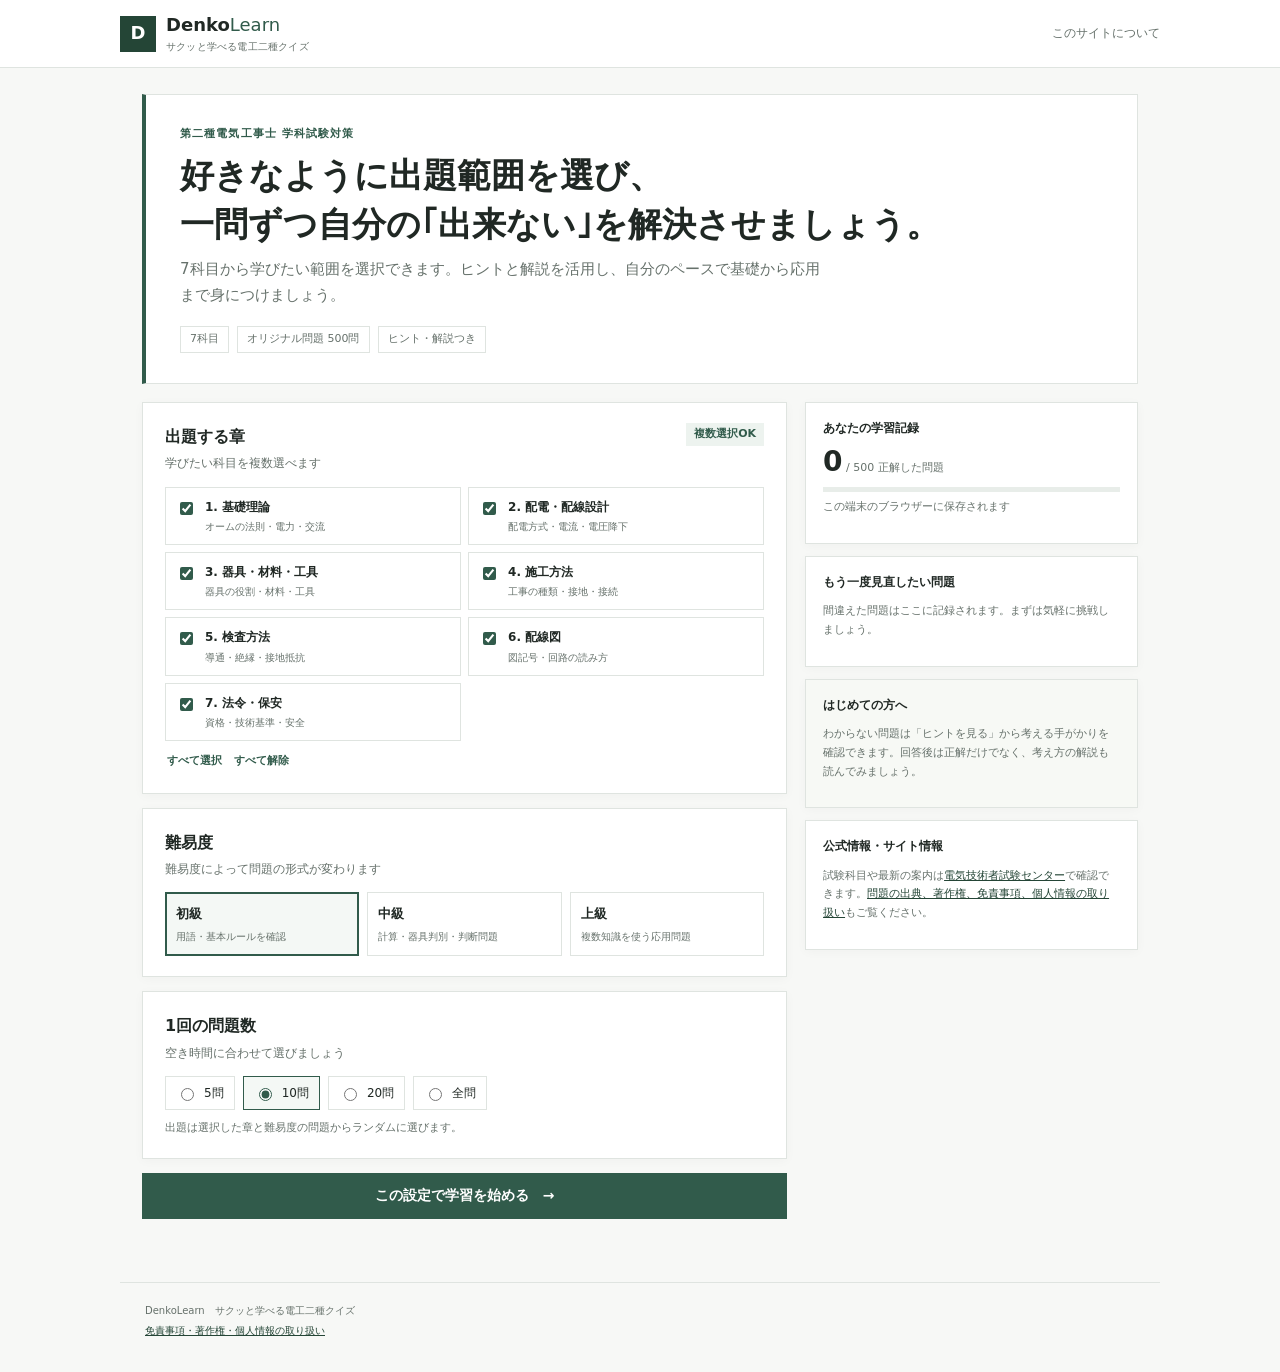
<file: index.html>
<!doctype html>
<html lang="ja"><head><meta charset="utf-8"><meta name="viewport" content="width=device-width,initial-scale=1"><meta name="theme-color" content="#113b35"><meta name="description" content="第二種電気工事士 学科試験のための、章選択・難易度別の無料学習問題集。"><title>DenkoLearn | サクッと学べる電工二種クイズ</title><link rel="stylesheet" href="style.css"></head>
<body><header class="top"><a class="brand" href="index.html" aria-label="DenkoLearn ホーム"><span class="brand-mark">D</span><span>Denko<span class="brand-light">Learn</span><small>サクッと学べる電工二種クイズ</small></span></a><nav class="top-nav"><a href="about.html">このサイトについて</a><button id="resumeBtn" class="resume hidden">学習を再開</button></nav></header><main id="app" class="shell"></main><footer><p>DenkoLearn　サクッと学べる電工二種クイズ</p><p><a href="about.html">免責事項・著作権・個人情報の取り扱い</a></p></footer><script src="js/questions.js"></script><script src="js/app.js"></script></body></html>
</file>
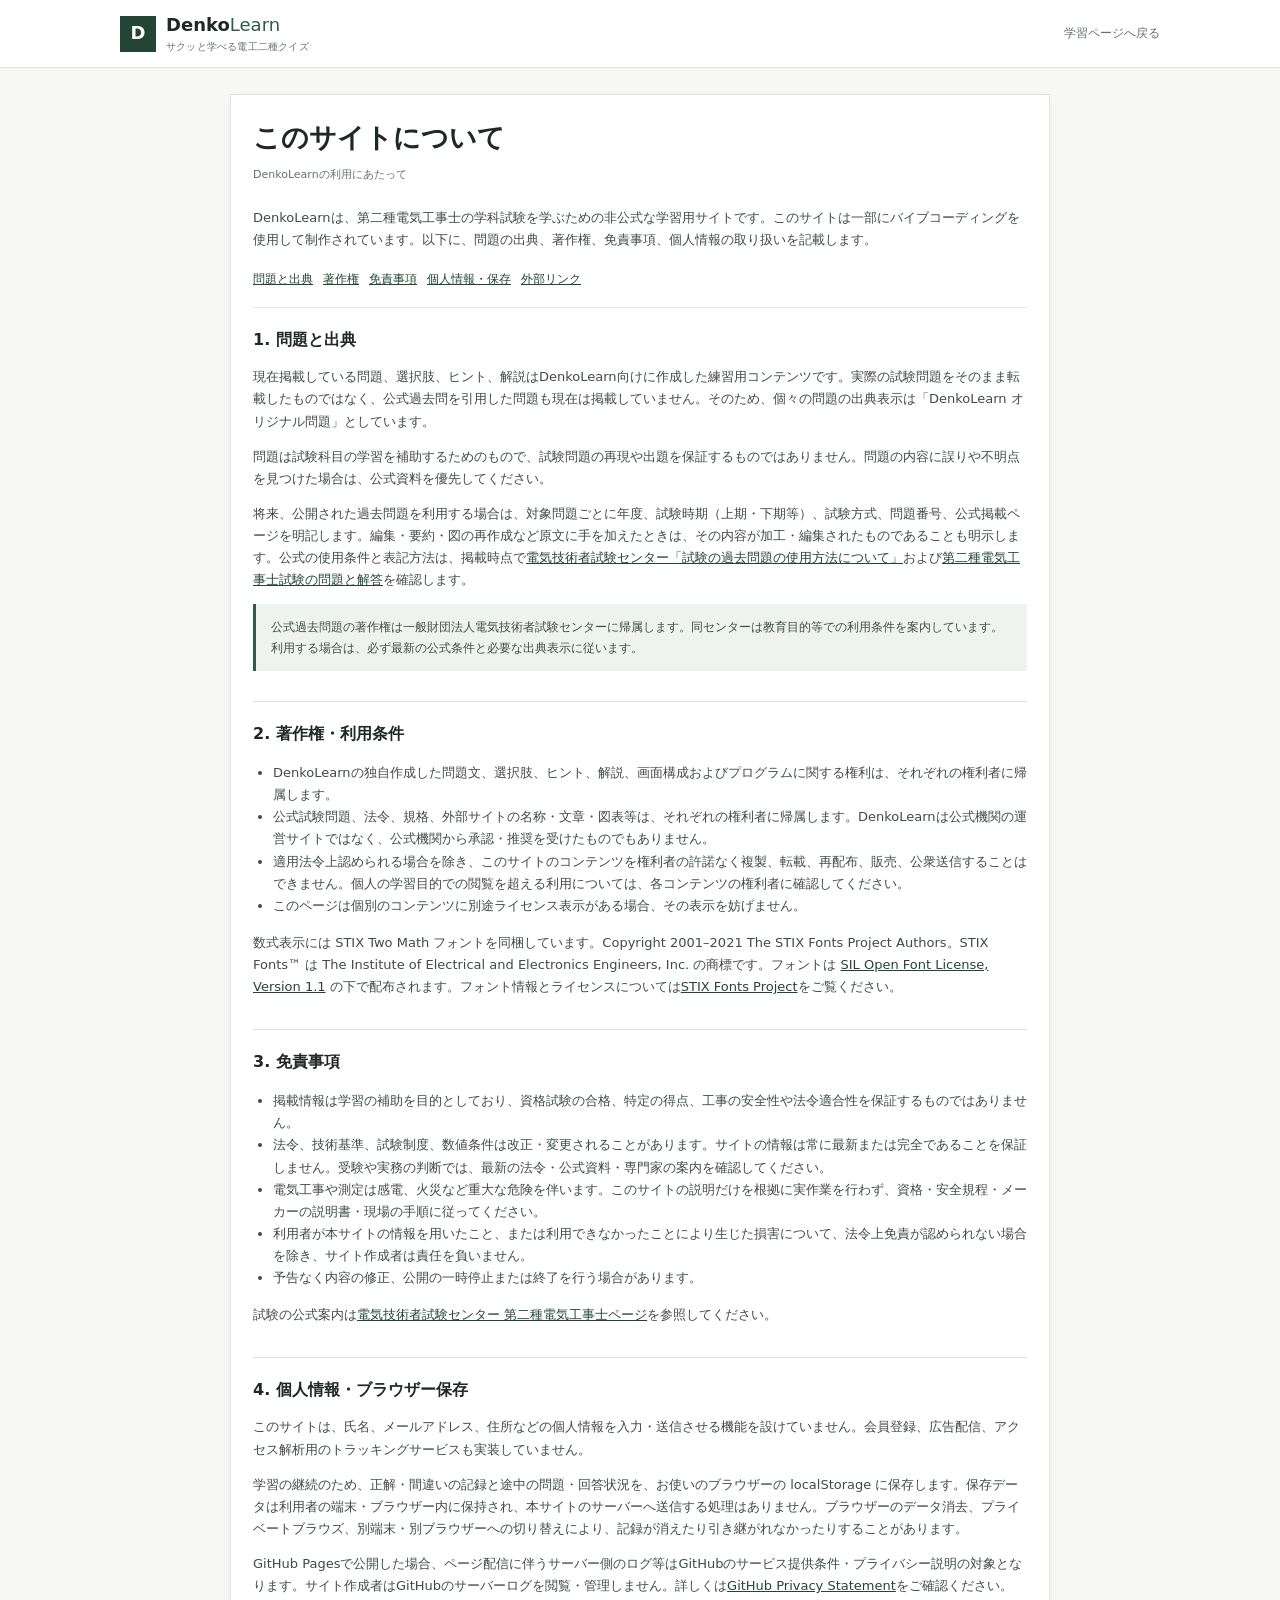
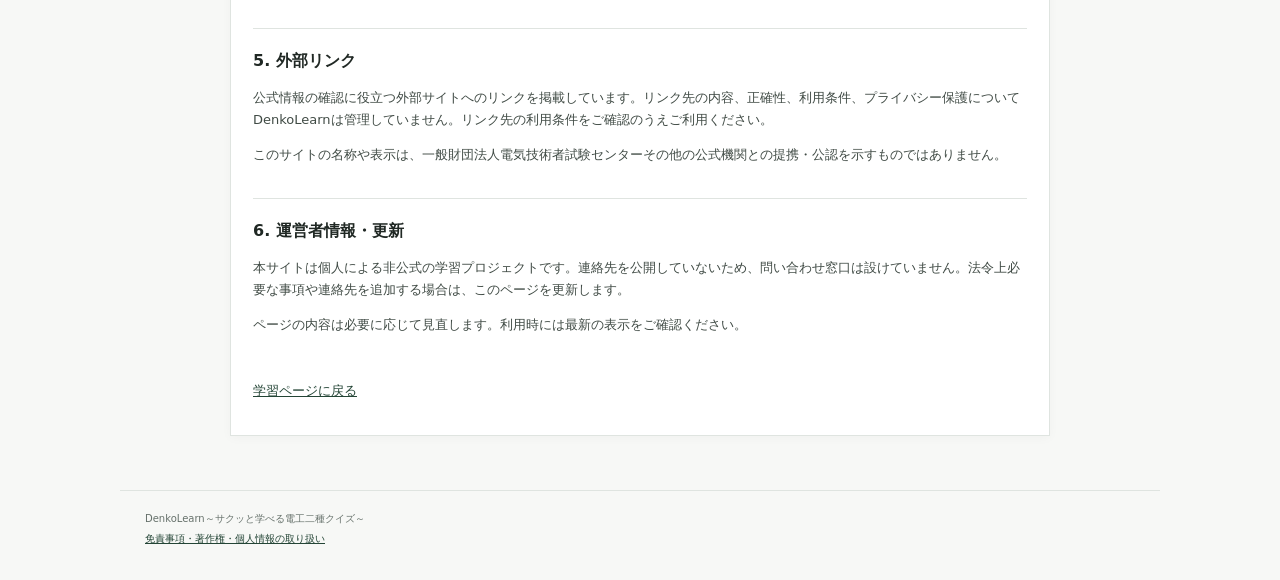
<file: about.html>
<!doctype html>
<html lang="ja"><head><meta charset="utf-8"><meta name="viewport" content="width=device-width,initial-scale=1"><meta name="description" content="DenkoLearnの運営方針、問題の出典、著作権、免責事項、個人情報の取り扱いについて。"><title>このサイトについて | DenkoLearn</title><link rel="stylesheet" href="style.css"></head>
<body><header class="top"><a class="brand" href="index.html"><span class="brand-mark">D</span><span>Denko<span class="brand-light">Learn</span><small>サクッと学べる電工二種クイズ</small></span></a><nav class="top-nav"><a href="index.html">学習ページへ戻る</a></nav></header><main class="shell"><article class="panel legal"><h1>このサイトについて</h1><p class="updated">DenkoLearnの利用にあたって</p><p>DenkoLearnは、第二種電気工事士の学科試験を学ぶための非公式な学習用サイトです。このサイトは一部にバイブコーディングを使用して制作されています。以下に、問題の出典、著作権、免責事項、個人情報の取り扱いを記載します。</p><nav class="legal-nav" aria-label="ページ内目次"><a href="#source">問題と出典</a><a href="#copyright">著作権</a><a href="#disclaimer">免責事項</a><a href="#privacy">個人情報・保存</a><a href="#external">外部リンク</a></nav>
<section id="source"><h2>1. 問題と出典</h2><p>現在掲載している問題、選択肢、ヒント、解説はDenkoLearn向けに作成した練習用コンテンツです。実際の試験問題をそのまま転載したものではなく、公式過去問を引用した問題も現在は掲載していません。そのため、個々の問題の出典表示は「DenkoLearn オリジナル問題」としています。</p><p>問題は試験科目の学習を補助するためのもので、試験問題の再現や出題を保証するものではありません。問題の内容に誤りや不明点を見つけた場合は、公式資料を優先してください。</p><p>将来、公開された過去問題を利用する場合は、対象問題ごとに年度、試験時期（上期・下期等）、試験方式、問題番号、公式掲載ページを明記します。編集・要約・図の再作成など原文に手を加えたときは、その内容が加工・編集されたものであることも明示します。公式の使用条件と表記方法は、掲載時点で<a href="https://www.shiken.or.jp/shiken/faq/faq08/000082.html" target="_blank" rel="noopener">電気技術者試験センター「試験の過去問題の使用方法について」</a>および<a href="https://www.shiken.or.jp/construction/second/qa/index.html" target="_blank" rel="noopener">第二種電気工事士試験の問題と解答</a>を確認します。</p><p class="callout">公式過去問題の著作権は一般財団法人電気技術者試験センターに帰属します。同センターは教育目的等での利用条件を案内しています。利用する場合は、必ず最新の公式条件と必要な出典表示に従います。</p></section>
<section id="copyright"><h2>2. 著作権・利用条件</h2><ul><li>DenkoLearnの独自作成した問題文、選択肢、ヒント、解説、画面構成およびプログラムに関する権利は、それぞれの権利者に帰属します。</li><li>公式試験問題、法令、規格、外部サイトの名称・文章・図表等は、それぞれの権利者に帰属します。DenkoLearnは公式機関の運営サイトではなく、公式機関から承認・推奨を受けたものでもありません。</li><li>適用法令上認められる場合を除き、このサイトのコンテンツを権利者の許諾なく複製、転載、再配布、販売、公衆送信することはできません。個人の学習目的での閲覧を超える利用については、各コンテンツの権利者に確認してください。</li><li>このページは個別のコンテンツに別途ライセンス表示がある場合、その表示を妨げません。</li></ul><p>数式表示には STIX Two Math フォントを同梱しています。Copyright 2001–2021 The STIX Fonts Project Authors。STIX Fonts™ は The Institute of Electrical and Electronics Engineers, Inc. の商標です。フォントは <a href="https://github.com/stipub/stixfonts/blob/master/OFL.txt" target="_blank" rel="noopener">SIL Open Font License, Version 1.1</a> の下で配布されます。フォント情報とライセンスについては<a href="https://www.stixfonts.org/" target="_blank" rel="noopener">STIX Fonts Project</a>をご覧ください。</p></section>
<section id="disclaimer"><h2>3. 免責事項</h2><ul><li>掲載情報は学習の補助を目的としており、資格試験の合格、特定の得点、工事の安全性や法令適合性を保証するものではありません。</li><li>法令、技術基準、試験制度、数値条件は改正・変更されることがあります。サイトの情報は常に最新または完全であることを保証しません。受験や実務の判断では、最新の法令・公式資料・専門家の案内を確認してください。</li><li>電気工事や測定は感電、火災など重大な危険を伴います。このサイトの説明だけを根拠に実作業を行わず、資格・安全規程・メーカーの説明書・現場の手順に従ってください。</li><li>利用者が本サイトの情報を用いたこと、または利用できなかったことにより生じた損害について、法令上免責が認められない場合を除き、サイト作成者は責任を負いません。</li><li>予告なく内容の修正、公開の一時停止または終了を行う場合があります。</li></ul><p>試験の公式案内は<a href="https://www.shiken.or.jp/construction/second/" target="_blank" rel="noopener">電気技術者試験センター 第二種電気工事士ページ</a>を参照してください。</p></section>
<section id="privacy"><h2>4. 個人情報・ブラウザー保存</h2><p>このサイトは、氏名、メールアドレス、住所などの個人情報を入力・送信させる機能を設けていません。会員登録、広告配信、アクセス解析用のトラッキングサービスも実装していません。</p><p>学習の継続のため、正解・間違いの記録と途中の問題・回答状況を、お使いのブラウザーの localStorage に保存します。保存データは利用者の端末・ブラウザー内に保持され、本サイトのサーバーへ送信する処理はありません。ブラウザーのデータ消去、プライベートブラウズ、別端末・別ブラウザーへの切り替えにより、記録が消えたり引き継がれなかったりすることがあります。</p><p>GitHub Pagesで公開した場合、ページ配信に伴うサーバー側のログ等はGitHubのサービス提供条件・プライバシー説明の対象となります。サイト作成者はGitHubのサーバーログを閲覧・管理しません。詳しくは<a href="https://docs.github.com/en/site-policy/privacy-policies/github-privacy-statement" target="_blank" rel="noopener">GitHub Privacy Statement</a>をご確認ください。</p></section>
<section id="external"><h2>5. 外部リンク</h2><p>公式情報の確認に役立つ外部サイトへのリンクを掲載しています。リンク先の内容、正確性、利用条件、プライバシー保護についてDenkoLearnは管理していません。リンク先の利用条件をご確認のうえご利用ください。</p><p>このサイトの名称や表示は、一般財団法人電気技術者試験センターその他の公式機関との提携・公認を示すものではありません。</p></section>
<section><h2>6. 運営者情報・更新</h2><p>本サイトは個人による非公式の学習プロジェクトです。連絡先を公開していないため、問い合わせ窓口は設けていません。法令上必要な事項や連絡先を追加する場合は、このページを更新します。</p><p>ページの内容は必要に応じて見直します。利用時には最新の表示をご確認ください。</p></section><p><a href="index.html">学習ページに戻る</a></p></article></main><footer><p>DenkoLearn～サクッと学べる電工二種クイズ～</p><p><a href="about.html">免責事項・著作権・個人情報の取り扱い</a></p></footer></body></html>
</file>
<file: style.css>
@font-face{font-family:"STIX Two Math";src:url("assets/STIXTwoMath-Regular.ttf") format("truetype");font-style:normal;font-weight:400;font-display:swap}
:root{--ink:#202824;--muted:#66716b;--green:#315b4b;--green2:#244536;--mint:#edf3ef;--paper:#f7f8f6;--white:#fff;--line:#dfe4e0;--red:#a13b32;--amber:#805c22;--shadow:0 2px 10px #172b2808}*{box-sizing:border-box}body{margin:0;background:var(--paper);color:var(--ink);font:15px/1.7 system-ui,-apple-system,BlinkMacSystemFont,"Segoe UI","Noto Sans JP",sans-serif}button,input{font:inherit}button{cursor:pointer}a{color:var(--green2)}.math{font-family:"STIX Two Math","Cambria Math",serif;font-size:1.04em;white-space:nowrap}.top{min-height:68px;background:#fff;border-bottom:1px solid var(--line);display:flex;align-items:center;justify-content:space-between;padding:10px max(22px,calc((100vw - 1040px)/2))}.brand{display:flex;gap:10px;align-items:center;color:var(--ink);text-decoration:none;font-weight:750;font-size:18px;line-height:1.15}.brand small{display:block;color:var(--muted);font-size:10px;letter-spacing:.02em;font-weight:500;margin-top:5px}.brand-light{color:var(--green);font-weight:500}.brand-mark{display:grid;place-items:center;width:36px;height:36px;background:var(--green2);color:#fff;font-size:18px}.top-nav{display:flex;align-items:center;gap:18px}.top-nav a{font-size:12px;text-decoration:none;color:var(--muted)}.top-nav a:hover,footer a:hover{text-decoration:underline}.resume{border:1px solid var(--green);background:#fff;color:var(--green);padding:7px 12px;font-weight:650}.shell{max-width:1040px;margin:0 auto;padding:26px 22px 54px}.hero{padding:30px 34px;background:#fff;border:1px solid var(--line);border-left:4px solid var(--green);color:var(--ink)}.eyebrow{text-transform:uppercase;letter-spacing:.1em;color:var(--green);font-size:11px;font-weight:700}.hero h1{font-size:clamp(25px,4vw,34px);line-height:1.45;margin:7px 0 8px}.hero p{color:var(--muted);margin:0;max-width:650px}.hero-stats{display:flex;gap:8px;margin-top:18px;flex-wrap:wrap}.pill{border:1px solid var(--line);background:#fff;padding:3px 9px;font-size:11px;color:var(--muted)}.layout{display:grid;grid-template-columns:minmax(0,1.55fr) minmax(240px,.8fr);gap:18px;margin-top:18px}.panel,.stat-card,.quiz-card{background:#fff;border:1px solid var(--line);box-shadow:var(--shadow)}.panel{padding:20px 22px;margin-bottom:14px}.panel-title{display:flex;align-items:start;justify-content:space-between;gap:10px;margin-bottom:13px}.panel-title h2{font-size:16px;margin:0}.panel-title p{font-size:12px;color:var(--muted);margin:3px 0 0}.tag{font-size:11px;color:var(--green);background:var(--mint);padding:2px 8px;font-weight:650}.chapters{display:grid;grid-template-columns:1fr 1fr;gap:7px}.chapter{display:flex;gap:9px;align-items:flex-start;padding:9px 10px;border:1px solid var(--line);cursor:pointer}.chapter:hover{border-color:#94aa9d;background:#fafcfb}.chapter input{accent-color:var(--green);margin-top:5px}.chapter strong{display:block;font-size:12px}.chapter small{color:var(--muted);font-size:10px;display:block;margin-top:1px}.quick{display:flex;gap:8px;margin-top:9px}.text-btn{border:0;background:none;color:var(--green);font-size:11px;font-weight:650;padding:2px}.levels{display:grid;grid-template-columns:repeat(3,1fr);gap:8px}.level{border:1px solid var(--line);padding:10px;cursor:pointer}.level input{position:absolute;opacity:0}.level:has(input:checked){border-color:var(--green);background:#f4f8f5;box-shadow:inset 0 0 0 1px var(--green)}.level strong{font-size:13px;display:block}.level small{font-size:10px;color:var(--muted);display:block;margin-top:3px}.options{display:flex;gap:8px;flex-wrap:wrap}.option{border:1px solid var(--line);padding:6px 10px;display:flex;gap:7px;align-items:center;font-size:12px;cursor:pointer}.option:has(input:checked){border-color:var(--green);background:#f4f8f5}.option input{accent-color:var(--green)}.primary{background:var(--green);border:0;color:#fff;padding:11px 17px;font-weight:650;width:100%;font-size:14px}.primary:hover{background:var(--green2)}.note{font-size:11px;color:var(--muted);margin:9px 0 0}.side{display:flex;flex-direction:column;gap:12px}.stat-card{padding:15px 17px}.stat-card h3{font-size:12px;margin:0 0 10px}.big-stat{font-size:28px;font-weight:700;line-height:1}.big-stat small{font-size:11px;color:var(--muted);font-weight:500}.stat-foot{font-size:11px;color:var(--muted);margin-top:6px}.progress{height:5px;background:#e8ede9;overflow:hidden;margin-top:11px}.progress i{height:100%;display:block;background:var(--green)}.weak-list{margin:0;padding-left:17px;font-size:11px;color:var(--muted)}.weak-list li+li{margin-top:4px}.tips{background:#f7f9f5}.quiz-top{display:flex;justify-content:space-between;align-items:center;margin-bottom:14px}.back{border:0;background:none;color:var(--muted);padding:4px 0}.qmeta{display:flex;gap:7px;align-items:center}.qmeta span{font-size:10px;background:var(--mint);color:var(--green2);padding:2px 8px;font-weight:650}.qmeta .diff{background:#f2f0e9;color:#625b48}.track{height:4px;background:#e5eae6;margin:10px 0 18px}.track i{display:block;background:var(--green);height:100%;transition:width .2s}.quiz-card{padding:23px;max-width:820px;margin:0 auto}.question{font-size:18px;font-weight:650;line-height:1.7;margin:12px 0 17px}.choices{display:grid;gap:8px}.choice{background:#fff;border:1px solid var(--line);padding:11px 13px;text-align:left;color:var(--ink);display:flex;gap:11px;align-items:flex-start}.choice:hover:not(:disabled){border-color:#879f91;background:#f8faf8}.choice .letter{display:grid;place-items:center;flex:none;width:23px;height:23px;background:#f0f3f1;font-weight:650;color:var(--green);font-size:11px}.choice.correct{border-color:#548064;background:#f0f6f1}.choice.incorrect{border-color:#c9857d;background:#fbf3f2}.feedback{padding:13px 15px;margin-top:14px}.feedback.good{background:#f0f6f1;border-left:3px solid #548064}.feedback.bad{background:#fbf3f2;border-left:3px solid #b45b51}.feedback h3{font-size:14px;margin:0 0 5px}.feedback p{font-size:12px;margin:5px 0}.hint-box{padding:10px 13px;margin:10px 0;background:#f7f5ed;border-left:3px solid #ba9d5d;font-size:12px;color:#55492f}.actions{display:flex;gap:9px;margin-top:13px}.actions .primary{flex:1}.secondary{border:1px solid var(--line);background:#fff;color:var(--green);padding:9px 13px;font-weight:650}.hint-btn{border:1px solid #d9cfb6;background:#fff;color:#685833;padding:8px 12px;font-weight:650}.result-head{text-align:center;padding:24px}.score-ring{width:112px;height:112px;display:grid;place-items:center;margin:12px auto;background:conic-gradient(var(--green) var(--score),#e7eee8 0);position:relative;border-radius:50%}.score-ring:before{content:'';position:absolute;inset:8px;background:#fff;border-radius:50%}.score-ring span{position:relative;font-size:26px;font-weight:700}.score-ring small{font-size:12px}.result-head h1{margin:0;font-size:23px}.review-row{padding:12px 0;border-top:1px solid var(--line)}.review-row strong{font-size:12px}.review-row p{margin:4px 0;font-size:11px;color:var(--muted)}.review-row .right-answer{color:var(--green2)}.empty{text-align:center;padding:28px;color:var(--muted)}footer{border-top:1px solid var(--line);max-width:1040px;margin:auto;padding:16px 22px 30px;color:var(--muted);font-size:10px}footer p{margin:3px}.hidden{display:none!important}.legal{max-width:820px;margin:auto}.legal h1{font-size:27px;margin:0 0 5px}.legal .updated{font-size:11px;color:var(--muted);margin:0 0 22px}.legal section{padding:18px 0;border-top:1px solid var(--line)}.legal h2{font-size:16px;margin:0 0 8px}.legal p,.legal li{font-size:13px;color:#404b45}.legal ul{padding-left:20px}.legal .callout{padding:13px 15px;background:#eef3ef;border-left:3px solid var(--green);font-size:12px}.legal-nav{display:flex;gap:10px;margin:18px 0;flex-wrap:wrap}.legal-nav a{font-size:12px}.sr{position:absolute;width:1px;height:1px;padding:0;margin:-1px;overflow:hidden;clip:rect(0,0,0,0);white-space:nowrap;border:0}@media(max-width:760px){.layout{grid-template-columns:1fr}.side{display:grid;grid-template-columns:1fr 1fr}.side .tips{grid-column:1/-1}.hero{padding:24px}.panel{padding:17px}.quiz-card{padding:17px}.question{font-size:16px}}@media(max-width:520px){.chapters{grid-template-columns:1fr}.levels{grid-template-columns:1fr}.level{display:flex;gap:8px;align-items:center}.level small{margin:0}.side{grid-template-columns:1fr}.side .tips{grid-column:auto}.shell{padding:15px 12px 35px}.top{padding:8px 12px}.top-nav{gap:9px}.top-nav a{font-size:10px}.hero h1{font-size:25px}}
</file>
